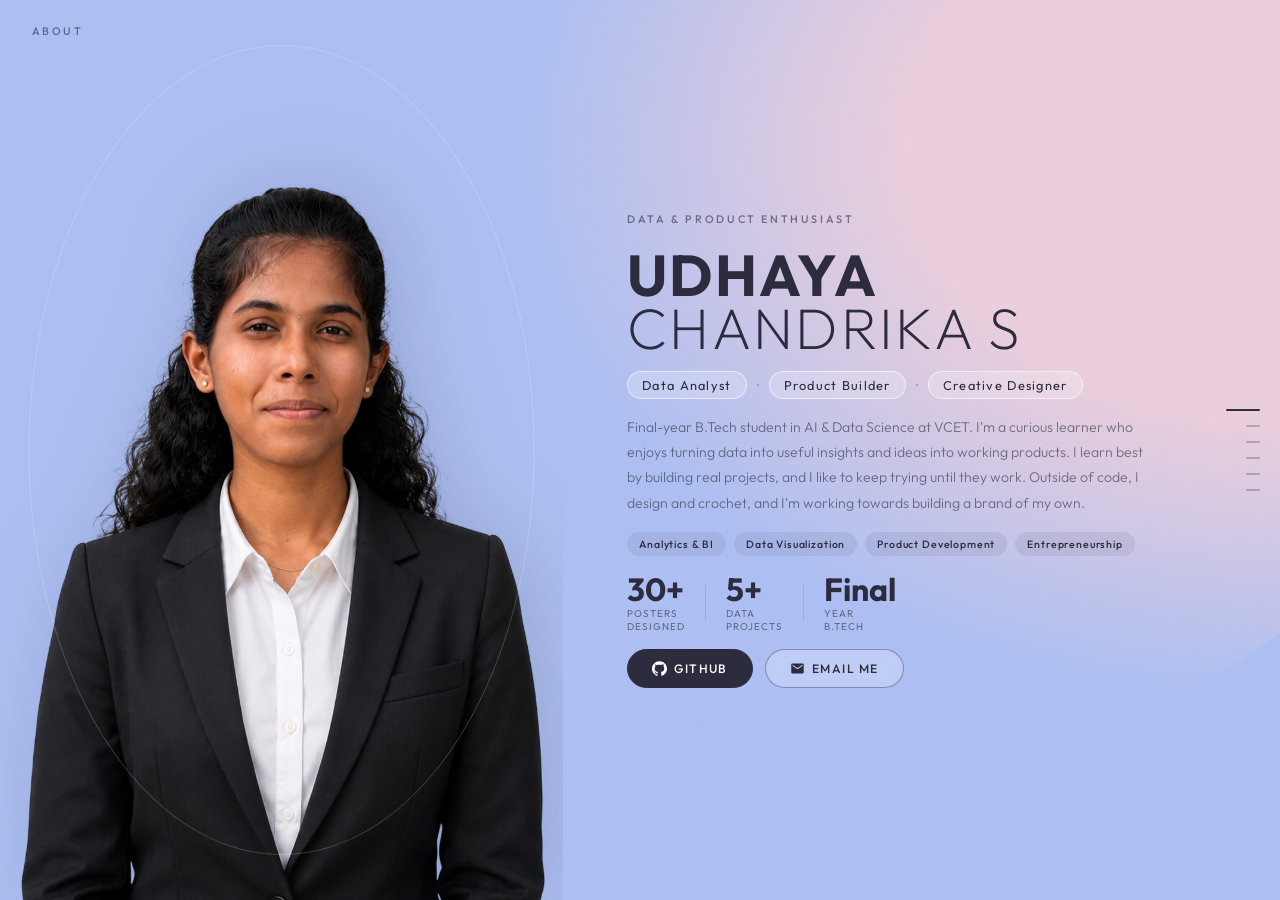
<file: index.html>
<!DOCTYPE html>
<html lang="en">
<head>
  <meta charset="UTF-8"/>
  <meta name="viewport" content="width=device-width, initial-scale=1.0"/>
  <meta name="description" content="Portfolio of Udhayachandrika S — data analytics, product building and creative design."/>
  <title>Udhayachandrika S — Portfolio</title>
  <link href="https://fonts.googleapis.com/css2?family=Outfit:wght@200;300;400;500;600;700&display=swap" rel="stylesheet"/>
  <!-- One stylesheet per section: edit only the file you need -->
  <link rel="stylesheet" href="css/base.css"/>
  <link rel="stylesheet" href="css/home.css"/>
  <link rel="stylesheet" href="css/skills.css"/>
  <link rel="stylesheet" href="css/projects.css"/>
  <link rel="stylesheet" href="css/journey.css"/>
  <link rel="stylesheet" href="css/creative.css"/>
  <link rel="stylesheet" href="css/contact.css"/>
</head>
<body>
  <div id="bg"></div>

  <nav class="dot-nav" aria-label="Sections">
    <a class="dot active" href="index.html" title="About" aria-label="About"></a>
    <a class="dot" href="skills.html" title="Skills" aria-label="Skills"></a>
    <a class="dot" href="projects.html" title="Projects" aria-label="Projects"></a>
    <a class="dot" href="journey.html" title="Journey" aria-label="Journey"></a>
    <a class="dot" href="creative.html" title="Creative" aria-label="Creative Corner"></a>
    <a class="dot" href="contact.html" title="Contact" aria-label="Contact"></a>
  </nav>
  <div class="page-label" id="pageLabel">About</div>

  <div id="wrapper">

    <section class="page active" id="p1" data-name="about">
      <div class="about-wrap">
        <div class="about-img-col">
          <img src="assets/profile2.png" alt="Udhayachandrika S" class="about-img"/>
          <div class="img-ring"></div>
        </div>

        <div class="about-txt-col">
          <span class="eyebrow">Data &amp; Product Enthusiast</span>

          <h1 class="hero-name">Udhaya<br><span class="hero-name-thin">chandrika S</span></h1>

          <div class="role-row">
            <span class="role-pill">Data Analyst</span>
            <span class="role-dot">·</span>
            <span class="role-pill">Product Builder</span>
            <span class="role-dot">·</span>
            <span class="role-pill">Creative Designer</span>
          </div>

          <p class="about-bio">
            Final-year B.Tech student in AI &amp; Data Science at VCET. I'm a curious learner who
            enjoys turning data into useful insights and ideas into working products. I learn best by building
            real projects, and I like to keep trying until they work. Outside of code, I design and crochet,
            and I'm working towards building a brand of my own.
          </p>

          <div class="about-focus">
            <span class="focus-tag">Analytics &amp; BI</span>
            <span class="focus-tag">Data Visualization</span>
            <span class="focus-tag">Product Development</span>
            <span class="focus-tag">Entrepreneurship</span>
          </div>

          <div class="about-stats">
            <div class="stat"><span class="stat-num">30+</span><span class="stat-lbl">Posters<br>Designed</span></div>
            <div class="stat-div"></div>
            <div class="stat"><span class="stat-num">5+</span><span class="stat-lbl">Data<br>Projects</span></div>
            <div class="stat-div"></div>
            <div class="stat"><span class="stat-num">Final</span><span class="stat-lbl">Year<br>B.Tech</span></div>
          </div>

          <div class="about-btns">
            <a href="https://github.com/Udhaya1075/" target="_blank" rel="noopener" class="btn-solid">
              <svg viewBox="0 0 24 24" width="15" height="15" fill="currentColor"><path d="M12 .297c-6.63 0-12 5.373-12 12 0 5.303 3.438 9.8 8.205 11.385.6.113.82-.258.82-.577 0-.285-.01-1.04-.015-2.04-3.338.724-4.042-1.61-4.042-1.61C4.422 18.07 3.633 17.7 3.633 17.7c-1.087-.744.084-.729.084-.729 1.205.084 1.838 1.236 1.838 1.236 1.07 1.835 2.809 1.305 3.495.998.108-.776.417-1.305.76-1.605-2.665-.3-5.466-1.332-5.466-5.93 0-1.31.465-2.38 1.235-3.22-.135-.303-.54-1.523.105-3.176 0 0 1.005-.322 3.3 1.23.96-.267 1.98-.399 3-.405 1.02.006 2.04.138 3 .405 2.28-1.552 3.285-1.23 3.285-1.23.645 1.653.24 2.873.12 3.176.765.84 1.23 1.91 1.23 3.22 0 4.61-2.805 5.625-5.475 5.92.42.36.81 1.096.81 2.22 0 1.606-.015 2.896-.015 3.286 0 .315.21.69.825.57C20.565 22.092 24 17.592 24 12.297c0-6.627-5.373-12-12-12"/></svg>
              GitHub
            </a>
            <a href="https://mail.google.com/mail/?view=cm&amp;fs=1&amp;to=udhayachandrika1075%40gmail.com" class="btn-ghost" target="_blank" rel="noopener">
              <svg viewBox="0 0 24 24" width="15" height="15" fill="currentColor"><path d="M20 4H4c-1.1 0-2 .9-2 2v12c0 1.1.9 2 2 2h16c1.1 0 2-.9 2-2V6c0-1.1-.9-2-2-2zm0 4l-8 5-8-5V6l8 5 8-5v2z"/></svg>
              Email Me
            </a>
          </div>
        </div>
      </div>
    </section>

  </div>


  <script src="js/ui.js"></script>
</body>
</html>
</file>
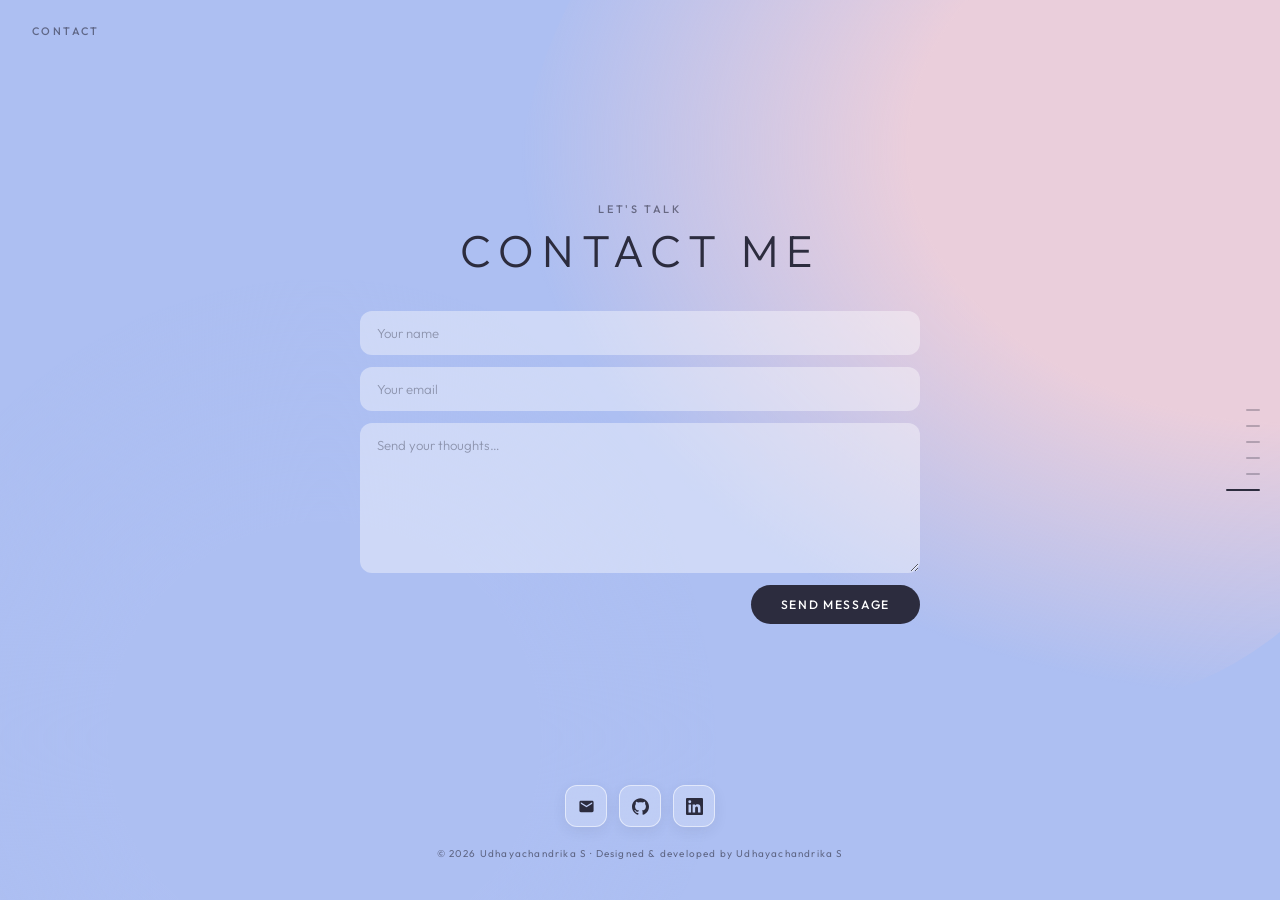
<file: contact.html>
<!DOCTYPE html>
<html lang="en">
<head>
  <meta charset="UTF-8"/>
  <meta name="viewport" content="width=device-width, initial-scale=1.0"/>
  <meta name="description" content="Portfolio of Udhayachandrika S — data analytics, product building and creative design."/>
  <title>Contact — Udhayachandrika S Portfolio</title>
  <link href="https://fonts.googleapis.com/css2?family=Outfit:wght@200;300;400;500;600;700&display=swap" rel="stylesheet"/>
  <!-- One stylesheet per section: edit only the file you need -->
  <link rel="stylesheet" href="css/base.css"/>
  <link rel="stylesheet" href="css/home.css"/>
  <link rel="stylesheet" href="css/skills.css"/>
  <link rel="stylesheet" href="css/projects.css"/>
  <link rel="stylesheet" href="css/journey.css"/>
  <link rel="stylesheet" href="css/creative.css"/>
  <link rel="stylesheet" href="css/contact.css"/>
</head>
<body>
  <div id="bg"></div>

  <nav class="dot-nav" aria-label="Sections">
    <a class="dot" href="index.html" title="About" aria-label="About"></a>
    <a class="dot" href="skills.html" title="Skills" aria-label="Skills"></a>
    <a class="dot" href="projects.html" title="Projects" aria-label="Projects"></a>
    <a class="dot" href="journey.html" title="Journey" aria-label="Journey"></a>
    <a class="dot" href="creative.html" title="Creative" aria-label="Creative Corner"></a>
    <a class="dot active" href="contact.html" title="Contact" aria-label="Contact"></a>
  </nav>
  <div class="page-label" id="pageLabel">Contact</div>

  <div id="wrapper">

    <section class="page active" id="p6" data-name="contact">
      <div class="inner-wrap">
        <div class="contact-body">
          <div class="sec-head"><span class="eyebrow">Let's talk</span><h2 class="sec-title">Contact Me</h2></div>

          <form action="https://api.web3forms.com/submit" method="POST" class="contact-form reveal" id="cf" novalidate>
            <input type="hidden" name="access_key" value="419dc331-4646-4acc-89dd-b65c137ae06f">
            <input  type="text"  id="cf-name"  name="name"  class="cf-input" placeholder="Your name" autocomplete="name" required/>
            <input  type="email" id="cf-email" name="email" class="cf-input" placeholder="Your email" autocomplete="email" required/>
            <textarea            id="cf-msg"   name="message" class="cf-area" placeholder="Send your thoughts…" required></textarea>
            <div class="cf-row">
              <span class="cf-status" id="cfStatus" role="status" aria-live="polite"></span>
              <button type="submit" class="cf-btn" id="cfBtn">Send Message</button>
            </div>
          </form>

          <div class="soc-row reveal" style="--i:3">
            <a href="https://mail.google.com/mail/?view=cm&amp;fs=1&amp;to=udhayachandrika1075%40gmail.com" class="soc" title="Email with Gmail" aria-label="Email with Gmail" target="_blank" rel="noopener"><svg viewBox="0 0 24 24"><path d="M20 4H4c-1.1 0-2 .9-2 2v12c0 1.1.9 2 2 2h16c1.1 0 2-.9 2-2V6c0-1.1-.9-2-2-2zm0 4-8 5-8-5V6l8 5 8-5v2z"/></svg></a>
            <a href="https://github.com/Udhaya1075/" target="_blank" rel="noopener" class="soc" title="GitHub" aria-label="GitHub"><svg viewBox="0 0 24 24"><path d="M12 .297c-6.63 0-12 5.373-12 12 0 5.303 3.438 9.8 8.205 11.385.6.113.82-.258.82-.577 0-.285-.01-1.04-.015-2.04-3.338.724-4.042-1.61-4.042-1.61C4.422 18.07 3.633 17.7 3.633 17.7c-1.087-.744.084-.729.084-.729 1.205.084 1.838 1.236 1.838 1.236 1.07 1.835 2.809 1.305 3.495.998.108-.776.417-1.305.76-1.605-2.665-.3-5.466-1.332-5.466-5.93 0-1.31.465-2.38 1.235-3.22-.135-.303-.54-1.523.105-3.176 0 0 1.005-.322 3.3 1.23.96-.267 1.98-.399 3-.405 1.02.006 2.04.138 3 .405 2.28-1.552 3.285-1.23 3.285-1.23.645 1.653.24 2.873.12 3.176.765.84 1.23 1.91 1.23 3.22 0 4.61-2.805 5.625-5.475 5.92.42.36.81 1.096.81 2.22 0 1.606-.015 2.896-.015 3.286 0 .315.21.69.825.57C20.565 22.092 24 17.592 24 12.297c0-6.627-5.373-12-12-12"/></svg></a>
            <a href="https://www.linkedin.com/in/udhayachandrika-s-56aaa4294" target="_blank" rel="noopener" class="soc" title="LinkedIn" aria-label="LinkedIn"><svg viewBox="0 0 24 24"><path d="M20.447 20.452h-3.554v-5.569c0-1.328-.027-3.037-1.852-3.037-1.853 0-2.136 1.445-2.136 2.939v5.667H9.351V9h3.414v1.561h.046c.477-.9 1.637-1.85 3.37-1.85 3.601 0 4.267 2.37 4.267 5.455v6.286zM5.337 7.433a2.062 2.062 0 01-2.063-2.065 2.064 2.064 0 112.063 2.065zm1.782 13.019H3.555V9h3.564v11.452zM22.225 0H1.771C.792 0 0 .774 0 1.771v20.452C0 23.227.792 24 1.771 24h20.452C23.2 24 24 23.227 24 22.225V1.771C24 .774 23.2 0 22.225 0z"/></svg></a>
          </div>

          <!-- CREDITS: please keep this line -->
          <p class="footer">© 2026 Udhayachandrika S · Designed &amp; developed by Udhayachandrika S </p>
        </div>
      </div>
    </section>

  </div>


  <script src="js/ui.js"></script>
  <script src="js/sections/contact.js"></script>
</body>
</html>
</file>
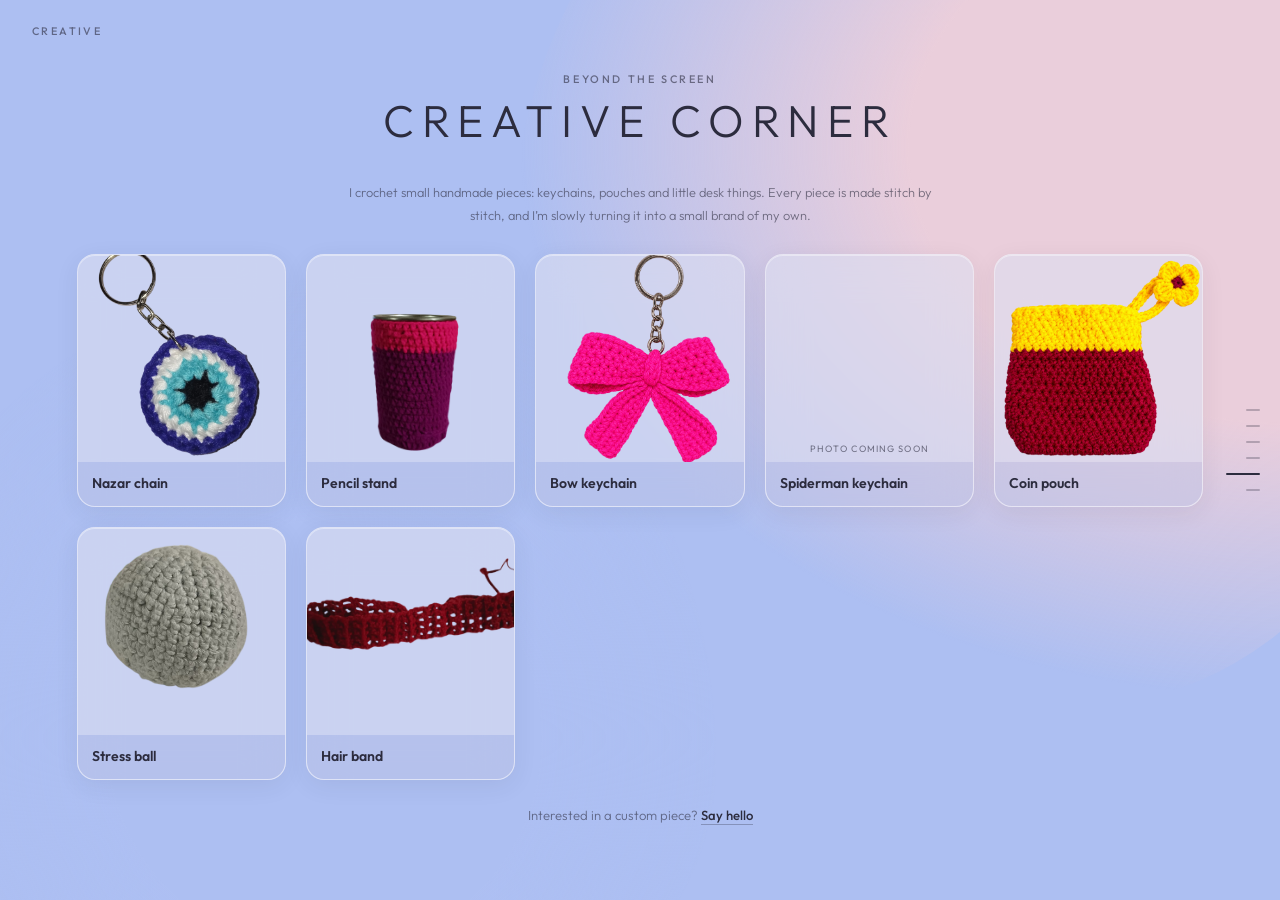
<file: creative.html>
<!DOCTYPE html>
<html lang="en">
<head>
  <meta charset="UTF-8"/>
  <meta name="viewport" content="width=device-width, initial-scale=1.0"/>
  <meta name="description" content="Portfolio of Udhayachandrika S — data analytics, product building and creative design."/>
  <title>Creative — Udhayachandrika S Portfolio</title>
  <link href="https://fonts.googleapis.com/css2?family=Outfit:wght@200;300;400;500;600;700&display=swap" rel="stylesheet"/>
  <!-- One stylesheet per section: edit only the file you need -->
  <link rel="stylesheet" href="css/base.css"/>
  <link rel="stylesheet" href="css/home.css"/>
  <link rel="stylesheet" href="css/skills.css"/>
  <link rel="stylesheet" href="css/projects.css"/>
  <link rel="stylesheet" href="css/journey.css"/>
  <link rel="stylesheet" href="css/creative.css"/>
  <link rel="stylesheet" href="css/contact.css"/>
</head>
<body>
  <div id="bg"></div>

  <nav class="dot-nav" aria-label="Sections">
    <a class="dot" href="index.html" title="About" aria-label="About"></a>
    <a class="dot" href="skills.html" title="Skills" aria-label="Skills"></a>
    <a class="dot" href="projects.html" title="Projects" aria-label="Projects"></a>
    <a class="dot" href="journey.html" title="Journey" aria-label="Journey"></a>
    <a class="dot active" href="creative.html" title="Creative" aria-label="Creative Corner"></a>
    <a class="dot" href="contact.html" title="Contact" aria-label="Contact"></a>
  </nav>
  <div class="page-label" id="pageLabel">Creative</div>

  <div id="wrapper">

    <section class="page active" id="p5" data-name="creative">
      <div class="inner-wrap">
        <div class="sec-head"><span class="eyebrow">Beyond the screen</span><h2 class="sec-title">Creative Corner</h2></div>
        <div class="c-tabs" id="cTabs"></div>
        <p class="c-intro" id="cIntro"></p>
        <div class="c-grid" id="cGrid"></div>
        <p class="c-cta" id="cCta"></p>
      </div>
    </section>

  </div>

  <div class="lightbox" id="lightbox"><img alt=""/><p></p></div>

  <script src="js/ui.js"></script>
  <script src="js/sections/creative.js"></script>
</body>
</html>
</file>
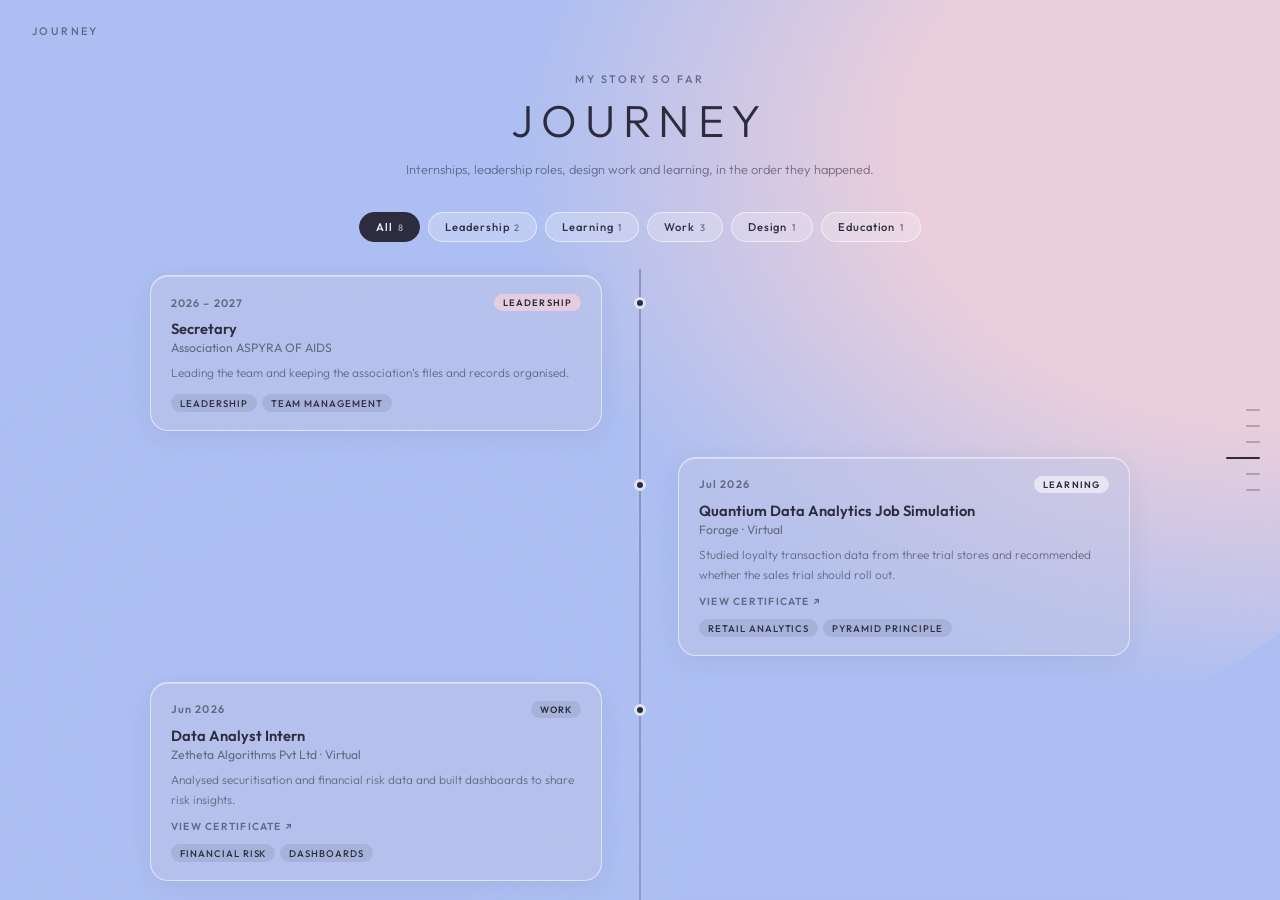
<file: journey.html>
<!DOCTYPE html>
<html lang="en">
<head>
  <meta charset="UTF-8"/>
  <meta name="viewport" content="width=device-width, initial-scale=1.0"/>
  <meta name="description" content="Portfolio of Udhayachandrika S — data analytics, product building and creative design."/>
  <title>Journey — Udhayachandrika S Portfolio</title>
  <link href="https://fonts.googleapis.com/css2?family=Outfit:wght@200;300;400;500;600;700&display=swap" rel="stylesheet"/>
  <!-- One stylesheet per section: edit only the file you need -->
  <link rel="stylesheet" href="css/base.css"/>
  <link rel="stylesheet" href="css/home.css"/>
  <link rel="stylesheet" href="css/skills.css"/>
  <link rel="stylesheet" href="css/projects.css"/>
  <link rel="stylesheet" href="css/journey.css"/>
  <link rel="stylesheet" href="css/creative.css"/>
  <link rel="stylesheet" href="css/contact.css"/>
</head>
<body>
  <div id="bg"></div>

  <nav class="dot-nav" aria-label="Sections">
    <a class="dot" href="index.html" title="About" aria-label="About"></a>
    <a class="dot" href="skills.html" title="Skills" aria-label="Skills"></a>
    <a class="dot" href="projects.html" title="Projects" aria-label="Projects"></a>
    <a class="dot active" href="journey.html" title="Journey" aria-label="Journey"></a>
    <a class="dot" href="creative.html" title="Creative" aria-label="Creative Corner"></a>
    <a class="dot" href="contact.html" title="Contact" aria-label="Contact"></a>
  </nav>
  <div class="page-label" id="pageLabel">Journey</div>

  <div id="wrapper">

    <section class="page active" id="p4" data-name="journey">
      <div class="inner-wrap">
        <div class="sec-head">
          <span class="eyebrow">My story so far</span><h2 class="sec-title">Journey</h2>
          <p class="sec-sub">Internships, leadership roles, design work and learning, in the order they happened.</p>
        </div>
        <div class="j-filters" id="jFilters"></div>
        <div class="timeline" id="timeline"></div>
        <div class="j-bottom" id="jBottom"></div>
      </div>
    </section>

  </div>


  <script src="js/ui.js"></script>
  <script src="js/sections/journey.js"></script>
</body>
</html>
</file>
<file: css/base.css>
/* =====================================================
   BASE — reset, colours, background, navigation, shared
   Edit colours here (:root) to re-theme the whole site.
===================================================== */
*,*::before,*::after{box-sizing:border-box;margin:0;padding:0}
:root{
  --ink:#2c2c3e;
  --ink-60:rgba(44,44,62,.60);
  --ink-30:rgba(44,44,62,.30);
  --ink-12:rgba(44,44,62,.12);
  --glass:rgba(255,255,255,.22);
  --glass-bd:rgba(255,255,255,.55);
  --card:rgba(192,197,228,.46);
  --ease:cubic-bezier(.76,0,.24,1);
  --dur:.9s;
}
html,body{width:100%;height:100%;overflow:hidden;font-family:'Outfit',system-ui,-apple-system,'Segoe UI',sans-serif;color:var(--ink)}
a{color:inherit}
:focus-visible{outline:2px solid var(--ink);outline-offset:3px;border-radius:6px}

/* ---------- Background (periwinkle + blush) ---------- */
#bg{position:fixed;inset:0;z-index:0;background:#ADBFF2;overflow:hidden}
#bg::before{content:'';position:absolute;width:clamp(300px,100vw,75vw);height:clamp(300px,100vw,75vw);top:-20vw;right:-15vw;
  border-radius:48% 52% 40% 60%/52% 44% 56% 48%;
  background:radial-gradient(ellipse at 82% 42%,#EACEDB 0%,#EACEDB 35%,transparent 70%);
  animation:morphA 20s ease-in-out infinite alternate;will-change:transform,border-radius}
#bg::after{content:'';position:absolute;width:clamp(280px,100vw,68vw);height:clamp(280px,100vw,68vw);bottom:-18vw;left:-12vw;
  border-radius:55% 45% 60% 40%/45% 58% 42% 55%;
  background:radial-gradient(ellipse at 55% 55%,#ADBFF2 0%,#ADBFF2 32%,transparent 68%);
  animation:morphB 24s ease-in-out infinite alternate;will-change:transform,border-radius}
@keyframes morphA{
  0%{border-radius:48% 52% 40% 60%/52% 44% 56% 48%;transform:scale(1) rotate(0)}
  50%{border-radius:60% 40% 55% 45%/40% 60% 44% 56%;transform:scale(1.08) rotate(8deg)}
  100%{border-radius:42% 58% 48% 52%/58% 42% 52% 48%;transform:scale(.96) rotate(-5deg)}}
@keyframes morphB{
  0%{border-radius:55% 45% 60% 40%/45% 58% 42% 55%;transform:scale(1) rotate(0)}
  50%{border-radius:40% 60% 45% 55%/60% 40% 55% 45%;transform:scale(1.06) rotate(-10deg)}
  100%{border-radius:58% 42% 52% 48%/42% 55% 48% 52%;transform:scale(1.02) rotate(6deg)}}

/* ---------- Section navigation: small light lines (right edge) ---------- */
.dot-nav{position:fixed;right:20px;top:50%;transform:translateY(-50%);z-index:200;display:flex;flex-direction:column;align-items:flex-end;gap:14px}
.dot{display:block;width:14px;height:2px;border-radius:2px;border:none;cursor:pointer;padding:0;background:rgba(44,44,62,.28);transition:width .45s var(--ease),background .3s;position:relative}
.dot::before{content:'';position:absolute;inset:-9px -6px}
.dot::after{content:attr(title);position:absolute;right:calc(100% + 12px);top:50%;transform:translateY(-50%);background:rgba(44,44,62,.85);color:#fff;
  font-size:.62rem;letter-spacing:.1em;padding:3px 9px;border-radius:4px;white-space:nowrap;opacity:0;pointer-events:none;transition:opacity .2s}
.dot:hover::after,.dot:focus-visible::after{opacity:1}
.dot:hover{width:22px;background:var(--ink-60)}
.dot.active{width:34px;background:var(--ink)}

.page-label{position:fixed;top:24px;left:32px;z-index:200;font-size:.68rem;font-weight:500;letter-spacing:.22em;text-transform:uppercase;color:var(--ink-60)}

/* ---------- Pages ---------- */
#wrapper{position:fixed;inset:0;z-index:1;overflow:hidden}
.page{position:absolute;inset:0;display:flex;align-items:center;justify-content:center;overflow:hidden;
  transform:translateY(100vh);opacity:0;pointer-events:none;
  transition:transform var(--dur) var(--ease),opacity var(--dur) var(--ease)}
.page.past{transform:translateY(-100vh)}
.page.active{transform:none;opacity:1;pointer-events:all}

.inner-wrap{width:100%;height:100%;padding:clamp(56px,8vh,76px) clamp(24px,6vw,96px) clamp(24px,4vh,40px) clamp(24px,6vw,96px);
  overflow-y:auto;overflow-x:hidden;display:flex;flex-direction:column;scrollbar-width:thin;scrollbar-color:var(--ink-12) transparent}
.inner-wrap::-webkit-scrollbar{width:4px}
.inner-wrap::-webkit-scrollbar-thumb{background:var(--ink-12);border-radius:2px}

.eyebrow{display:block;font-size:.68rem;font-weight:500;letter-spacing:.24em;text-transform:uppercase;color:var(--ink-60);margin-bottom:6px}
.sec-head{text-align:center;margin-bottom:clamp(20px,3.5vh,34px)}
.sec-title{font-size:clamp(1.8rem,3.5vw,3rem);font-weight:300;letter-spacing:.18em;text-transform:uppercase;opacity:0;transform:translateY(18px);transition:opacity .7s ease .1s,transform .7s ease .1s}
.page.active .sec-title{opacity:1;transform:none}
.sec-sub{font-size:clamp(.78rem,1vw,.9rem);font-weight:300;color:var(--ink-60);max-width:560px;margin:10px auto 0;line-height:1.7}

/* Shared glass card */
.glass{background:var(--card);backdrop-filter:blur(20px);-webkit-backdrop-filter:blur(20px);border:1px solid var(--glass-bd);
  box-shadow:0 6px 24px rgba(44,44,62,.07),inset 0 1px 0 rgba(255,255,255,.38);transition:box-shadow .25s,transform .25s}
.glass:hover{box-shadow:0 16px 40px rgba(44,44,62,.14),inset 0 1px 0 rgba(255,255,255,.5);transform:translateY(-4px)}

/* Reveal: add class="reveal" and style="--i:N" to stagger */
.page.active .reveal{animation:rise .7s ease backwards;animation-delay:calc(var(--i,0)*70ms + 160ms)}
@keyframes rise{from{opacity:0;transform:translateY(22px)}to{opacity:1;transform:none}}

.chip{font-size:.6rem;font-weight:500;letter-spacing:.1em;text-transform:uppercase;padding:3px 9px;border-radius:20px;background:rgba(44,44,62,.1)}
.footer{text-align:center;font-size:.62rem;letter-spacing:.12em;color:var(--ink-60);padding:20px 0 4px;margin-top:auto}

@media (max-width:768px){.dot-nav{right:10px;gap:12px}.page-label{top:16px;left:20px;font-size:.6rem}}
@media (max-width:600px){.page-label{display:none}.dot{width:10px}.dot.active{width:22px}.dot-nav{right:8px;gap:11px}
  .inner-wrap{padding:28px 18px 24px 18px}.sec-title{font-size:clamp(1.4rem,6vw,2rem)}}
@media (prefers-reduced-motion:reduce){*,*::before,*::after{animation-duration:.01ms!important;animation-iteration-count:1!important;transition-duration:.01ms!important}}
</file>
<file: css/home.css>
/* =====================================================
   HOME (About) — photo left, text right
===================================================== */
#p1{padding:0;align-items:stretch}
.about-wrap{display:grid;grid-template-columns:44% 56%;width:100%;height:100%}

.about-img-col{position:relative;overflow:hidden;background:rgba(173,191,242,.18);opacity:0;transform:translateX(-40px);transition:opacity .9s ease .1s,transform .9s ease .1s}
#p1.active .about-img-col{opacity:1;transform:none}
.about-img{position:absolute;bottom:0;left:50%;transform:translateX(-50%);width:auto;height:96%;max-width:100%;object-fit:cover;object-position:top center;filter:drop-shadow(12px 0 40px rgba(44,44,62,.18))}
.img-ring{position:absolute;top:50%;left:50%;transform:translate(-50%,-50%);width:90%;height:90%;border-radius:50%;border:1px solid rgba(255,255,255,.18);pointer-events:none;animation:ringPulse 4s ease-in-out infinite}
@keyframes ringPulse{0%,100%{transform:translate(-50%,-50%) scale(1);opacity:.4}50%{transform:translate(-50%,-50%) scale(1.05);opacity:.15}}

.about-txt-col{display:flex;flex-direction:column;justify-content:center;padding:clamp(28px,5vw,72px);gap:clamp(10px,1.8vh,18px);overflow-y:auto}

.hero-name{font-size:clamp(2.2rem,4.5vw,5rem);font-weight:700;letter-spacing:.04em;text-transform:uppercase;line-height:.92;opacity:0;transform:translateY(24px);transition:opacity .8s ease .25s,transform .8s ease .25s}
.hero-name-thin{font-weight:200}
#p1.active .hero-name{opacity:1;transform:none}

.role-row{display:flex;align-items:center;gap:10px;flex-wrap:wrap;opacity:0;transform:translateY(16px);transition:opacity .75s ease .38s,transform .75s ease .38s}
#p1.active .role-row{opacity:1;transform:none}
.role-pill{font-size:clamp(.7rem,1vw,.86rem);font-weight:400;letter-spacing:.1em;background:var(--glass);border:1px solid var(--glass-bd);backdrop-filter:blur(8px);padding:5px 14px;border-radius:20px}
.role-dot{color:var(--ink-30)}

.about-bio{font-size:clamp(.78rem,1.1vw,.96rem);font-weight:300;line-height:1.8;color:var(--ink-60);max-width:520px;opacity:0;transform:translateY(14px);transition:opacity .75s ease .5s,transform .75s ease .5s}
#p1.active .about-bio{opacity:1;transform:none}

.about-focus{display:flex;flex-wrap:wrap;gap:8px;max-width:520px;opacity:0;transform:translateY(14px);transition:opacity .75s ease .56s,transform .75s ease .56s}
#p1.active .about-focus{opacity:1;transform:none}
.focus-tag{font-size:.66rem;font-weight:500;letter-spacing:.08em;padding:5px 12px;border-radius:20px;background:rgba(44,44,62,.08);color:var(--ink)}

.about-stats{display:flex;align-items:center;gap:20px;flex-wrap:wrap;opacity:0;transform:translateY(14px);transition:opacity .75s ease .62s,transform .75s ease .62s}
#p1.active .about-stats{opacity:1;transform:none}
.stat{display:flex;flex-direction:column;gap:2px}
.stat-num{font-size:clamp(1.4rem,2.5vw,2.2rem);font-weight:700;line-height:1}
.stat-lbl{font-size:.62rem;font-weight:400;letter-spacing:.1em;text-transform:uppercase;color:var(--ink-60)}
.stat-div{width:1px;height:36px;background:var(--ink-12)}

.about-btns{display:flex;gap:12px;flex-wrap:wrap;opacity:0;transform:translateY(14px);transition:opacity .75s ease .72s,transform .75s ease .72s}
#p1.active .about-btns{opacity:1;transform:none}
.btn-solid,.btn-ghost{display:inline-flex;align-items:center;gap:7px;padding:11px 24px;border-radius:30px;font-family:inherit;font-size:.76rem;font-weight:500;letter-spacing:.12em;text-transform:uppercase;text-decoration:none;cursor:pointer;transition:transform .25s,opacity .25s,background .25s}
.btn-solid{background:var(--ink);color:#fff;border:1.5px solid var(--ink)}
.btn-ghost{background:var(--glass);color:var(--ink);border:1.5px solid rgba(44,44,62,.4);backdrop-filter:blur(8px)}
.btn-solid:hover,.btn-ghost:hover{transform:translateY(-2px);opacity:.85}

@media (max-width:1024px){.about-wrap{grid-template-columns:42% 58%}}
@media (max-width:768px){
  .about-wrap{grid-template-columns:1fr;grid-template-rows:40% 1fr}
  .about-img-col{height:100%}
  .about-img{height:100%}
  .about-txt-col{padding:22px 24px 28px;gap:12px;justify-content:flex-start}
  .hero-name{font-size:clamp(1.8rem,7vw,3rem)}
}
@media (max-width:600px){
  .about-wrap{grid-template-rows:34% 1fr}
  .about-txt-col{padding:18px 18px 26px}
  .hero-name{font-size:clamp(1.5rem,8.5vw,2.4rem)}
  .about-stats{gap:14px}
  .stat-num{font-size:clamp(1.2rem,5vw,1.8rem)}
  .btn-solid,.btn-ghost{font-size:.68rem;padding:9px 18px}
}
</file>
<file: css/skills.css>
/* =====================================================
   SKILLS — ring cards + "building now" panel
===================================================== */
.skill-grid{display:grid;grid-template-columns:repeat(auto-fit,minmax(min(100%,240px),1fr));gap:clamp(14px,2vw,24px)}
.s-card{border-radius:22px;padding:clamp(20px,2.2vw,28px);display:flex;flex-direction:column;align-items:center;text-align:center;gap:12px}

/* progress ring */
.ring{position:relative;width:clamp(96px,9vw,120px);aspect-ratio:1}
.ring svg{width:100%;height:100%;transform:rotate(-90deg)}
.ring-bg{fill:none;stroke:rgba(44,44,62,.12);stroke-width:5}
.ring-fg{fill:none;stroke:var(--ink);stroke-width:5;stroke-linecap:round;stroke-dasharray:0 100;transition:stroke-dasharray 1.4s var(--ease) .5s}
.page.active .ring-fg{stroke-dasharray:var(--w) 100}
.ring-in{position:absolute;inset:0;display:grid;place-items:center;align-content:center;gap:1px}
.ring-ico{font-size:1.5rem;line-height:1}
.ring-pct{font-size:.72rem;font-weight:600;letter-spacing:.06em;color:var(--ink-60)}

.s-title{font-size:clamp(1.05rem,1.4vw,1.25rem);font-weight:600;letter-spacing:.03em}
.s-note{font-size:.76rem;font-weight:300;color:var(--ink-60);line-height:1.5;margin-top:-6px}
.s-chips{display:flex;flex-wrap:wrap;justify-content:center;gap:7px;margin-top:2px}
.s-chip{font-size:.74rem;font-weight:400;padding:5px 13px;border-radius:20px;background:rgba(255,255,255,.4);border:1px solid var(--glass-bd);transition:background .2s,transform .2s}
.s-chip:hover{background:rgba(255,255,255,.7);transform:translateY(-2px)}

/* building now */
.build{margin-top:clamp(16px,2.5vh,26px);border-radius:22px;padding:clamp(18px,2.2vw,26px);display:grid;grid-template-columns:auto 1fr;gap:clamp(16px,3vw,40px);align-items:center}
.build:hover{transform:none}
.build-lbl{font-size:.64rem;font-weight:600;letter-spacing:.18em;text-transform:uppercase;color:var(--ink-60)}
.build-lbl b{display:block;font-size:clamp(1.05rem,1.4vw,1.25rem);font-weight:600;letter-spacing:.03em;text-transform:none;color:var(--ink);margin-top:4px}
.build-items{display:grid;grid-template-columns:repeat(auto-fit,minmax(min(100%,230px),1fr));gap:12px}
.b-item{background:rgba(255,255,255,.34);border:1px solid var(--glass-bd);border-radius:16px;padding:14px 16px;display:flex;gap:12px;align-items:flex-start}
.b-ico{font-size:1.3rem;line-height:1.2}
.b-name{font-size:.9rem;font-weight:600;display:flex;align-items:center;gap:8px;flex-wrap:wrap}
.b-state{font-size:.56rem;font-weight:600;letter-spacing:.12em;text-transform:uppercase;padding:2px 8px;border-radius:10px;background:rgba(44,44,62,.1)}
.b-state.live{background:var(--ink);color:#fff}
.b-desc{font-size:.74rem;font-weight:300;color:var(--ink-60);line-height:1.55;margin-top:3px}
.learn{display:flex;flex-wrap:wrap;align-items:center;gap:8px;margin-top:14px;padding-top:14px;border-top:1px solid var(--ink-12);grid-column:1/-1}
.learn .build-lbl{margin-right:6px}
.learn-item{font-size:.74rem;padding:4px 13px;border-radius:20px;background:rgba(44,44,62,.08)}
@media (max-width:768px){.build{grid-template-columns:1fr}}
</file>
<file: css/projects.css>
/* =====================================================
   PROJECTS — paginated grid + page dots on the right
===================================================== */
.proj-layout{display:flex;flex-direction:column;gap:clamp(14px,2.5vh,26px);flex:1;min-height:0}
.proj-grid{display:grid;grid-template-columns:repeat(3,1fr);gap:clamp(12px,1.8vw,22px);align-content:start;grid-auto-rows:1fr;touch-action:pan-y}
.p-card{border-radius:18px;padding:clamp(16px,2vw,24px);display:flex;flex-direction:column;gap:10px}
.p-card-head{display:flex;align-items:center;gap:10px}
.p-icon{width:44px;height:44px;border-radius:12px;display:grid;place-items:center;font-size:1.25rem;flex-shrink:0;background:rgba(242,200,17,.14);border:1px solid rgba(242,200,17,.3)}
.p-icon.has-img{background:none;border:none}
.p-img{width:100%;height:100%;object-fit:cover;border-radius:12px}
.p-tags{display:flex;gap:5px;flex-wrap:wrap}
.p-title{font-size:clamp(.9rem,1.1vw,1.02rem);font-weight:600;letter-spacing:.02em;line-height:1.3}
.p-meta{font-size:.7rem;font-weight:400;color:var(--ink-60);margin-top:-6px}
.p-desc{font-size:clamp(.72rem,.88vw,.8rem);font-weight:300;line-height:1.7;color:var(--ink-60);flex:1}
.p-link{font-size:.64rem;font-weight:600;letter-spacing:.12em;text-transform:uppercase;text-decoration:none;opacity:.55;margin-top:auto;transition:opacity .2s;align-self:flex-start}
.p-link:hover{opacity:1}

/* bottom pager: ‹ prev · small lines · next › */
.pager{display:flex;align-items:center;justify-content:center;gap:16px;margin-top:auto;padding-top:6px}
.pg-btn{display:inline-flex;align-items:center;gap:8px;height:34px;padding:0 16px;border-radius:30px;border:1px solid var(--glass-bd);background:var(--glass);cursor:pointer;color:var(--ink);font-family:inherit;font-size:.7rem;font-weight:500;letter-spacing:.1em;text-transform:uppercase;transition:opacity .2s,transform .2s,background .2s}
.pg-btn:hover:not(:disabled){transform:translateY(-2px);background:rgba(255,255,255,.5)}
.pg-btn:disabled{opacity:.3;cursor:default}
.pg-dots{display:flex;align-items:center;gap:8px}
.pg-dot{width:14px;height:2px;border-radius:2px;border:none;padding:0;background:rgba(44,44,62,.28);cursor:pointer;transition:width .45s var(--ease),background .3s;position:relative}
.pg-dot::before{content:'';position:absolute;inset:-10px -3px}
.pg-dot.on{width:34px;background:var(--ink)}
.pg-count{font-size:.66rem;letter-spacing:.12em;color:var(--ink-60);min-width:34px;text-align:center}

.p-links{display:flex;gap:16px;flex-wrap:wrap;margin-top:auto}
.p-links .p-link{margin-top:0}

/* slide direction when changing page */
.page.active .proj-grid.dir-next .p-card{animation-name:slideNext}
.page.active .proj-grid.dir-prev .p-card{animation-name:slidePrev}
@keyframes slideNext{from{opacity:0;transform:translateX(60px)}to{opacity:1;transform:none}}
@keyframes slidePrev{from{opacity:0;transform:translateX(-60px)}to{opacity:1;transform:none}}

@media (max-width:1024px){.proj-grid{grid-template-columns:repeat(2,1fr)}}
@media (max-width:600px){
  .proj-grid{grid-template-columns:1fr}
  .pg-btn span{display:none}.pg-btn{padding:0 14px}
  .pg-count{display:none}
}
</file>
<file: css/journey.css>
/* =====================================================
   JOURNEY — filterable timeline (replaces the resume-style page)
===================================================== */
.j-filters{display:flex;justify-content:center;gap:8px;flex-wrap:wrap;margin-bottom:clamp(18px,3vh,30px)}
.j-filter{font-family:inherit;font-size:.7rem;font-weight:500;letter-spacing:.08em;padding:7px 16px;border-radius:20px;border:1px solid var(--glass-bd);background:var(--glass);color:var(--ink);cursor:pointer;transition:background .25s,color .25s}
.j-filter small{opacity:.6;margin-left:5px}
.j-filter:hover{background:rgba(255,255,255,.45)}
.j-filter.on{background:var(--ink);color:#fff;border-color:var(--ink)}

.timeline{position:relative;width:100%;max-width:980px;margin:0 auto;padding:6px 0 10px}
.timeline::before{content:'';position:absolute;left:50%;top:0;bottom:0;width:2px;background:linear-gradient(var(--ink-30),var(--ink-12));transform:translateX(-50%)}
.tl-item{position:relative;width:50%;padding:0 38px 26px 0}
.tl-item:nth-child(even){margin-left:50%;padding:0 0 26px 38px}
.tl-dot{position:absolute;top:22px;right:-6px;width:12px;height:12px;border-radius:50%;background:var(--ink);border:3px solid #dfe3f7}
.tl-item:nth-child(even) .tl-dot{right:auto;left:-6px}
.tl-item.now .tl-dot{box-shadow:0 0 0 0 rgba(44,44,62,.45);animation:pulse 2.2s infinite}
@keyframes pulse{70%{box-shadow:0 0 0 10px rgba(44,44,62,0)}100%{box-shadow:0 0 0 0 rgba(44,44,62,0)}}
.tl-card{border-radius:18px;padding:18px 20px;text-align:left}
.tl-top{display:flex;justify-content:space-between;align-items:center;gap:10px;margin-bottom:8px}
.tl-when{font-size:.68rem;font-weight:600;letter-spacing:.1em;color:var(--ink-60)}
.tl-type{font-size:.58rem;font-weight:600;letter-spacing:.12em;text-transform:uppercase;padding:3px 9px;border-radius:12px;background:rgba(44,44,62,.1)}
.tl-type.leadership{background:rgba(234,206,219,.9)}
.tl-type.learning{background:rgba(255,255,255,.55)}
.tl-type.design{background:rgba(242,200,17,.28)}
.tl-role{font-size:clamp(.92rem,1.15vw,1.05rem);font-weight:600;line-height:1.3}
.tl-where{font-size:.76rem;color:var(--ink-60);margin:2px 0 8px}
.tl-story{font-size:clamp(.74rem,.9vw,.82rem);font-weight:300;line-height:1.7;color:var(--ink-60)}
.tl-tags{display:flex;gap:5px;flex-wrap:wrap;margin-top:10px}

.j-bottom{display:grid;grid-template-columns:repeat(auto-fit,minmax(min(100%,260px),1fr));gap:16px;max-width:980px;width:100%;margin:10px auto 0}
.j-box{border-radius:16px;padding:18px 20px}
.j-box h4{font-size:.64rem;font-weight:600;letter-spacing:.18em;text-transform:uppercase;color:var(--ink-60);margin-bottom:12px}
.j-goals{list-style:none;display:flex;flex-direction:column;gap:9px;font-size:.8rem;font-weight:300;line-height:1.5}
.j-goals li::before{content:'';display:inline-block;width:6px;height:6px;border-radius:50%;background:var(--ink);margin-right:10px;vertical-align:middle}
.j-fact{margin-bottom:10px;font-size:.8rem;font-weight:300;line-height:1.55}

.j-fact:last-child{margin-bottom:0}
.j-fact b{display:block;font-size:.6rem;font-weight:600;letter-spacing:.14em;text-transform:uppercase;color:var(--ink-60);margin-bottom:2px}

.tl-cert{display:inline-block;margin-top:10px;font-size:.64rem;font-weight:600;letter-spacing:.12em;text-transform:uppercase;text-decoration:none;opacity:.6;transition:opacity .2s}
.tl-cert:hover{opacity:1}

@media (max-width:768px){
  .timeline::before{left:7px}
  .tl-item,.tl-item:nth-child(even){width:100%;margin-left:0;padding:0 0 20px 30px}
  .tl-dot,.tl-item:nth-child(even) .tl-dot{left:2px;right:auto}
}
</file>
<file: css/creative.css>
/* =====================================================
   CREATIVE CORNER — hobbies gallery (crochet first)
===================================================== */
.c-tabs{display:flex;justify-content:center;gap:8px;flex-wrap:wrap;margin-bottom:clamp(16px,2.5vh,26px)}
.c-tab{font-family:inherit;font-size:.72rem;font-weight:500;letter-spacing:.08em;padding:7px 18px;border-radius:20px;border:1px solid var(--glass-bd);background:var(--glass);color:var(--ink);cursor:pointer;transition:background .25s,color .25s}
.c-tab.on{background:var(--ink);color:#fff;border-color:var(--ink)}
.c-intro{text-align:center;font-size:clamp(.78rem,1vw,.9rem);font-weight:300;line-height:1.8;color:var(--ink-60);max-width:600px;margin:0 auto clamp(18px,3vh,28px)}
.c-grid{display:grid;grid-template-columns:repeat(auto-fill,minmax(min(100%,190px),1fr));gap:clamp(12px,1.6vw,20px)}
.c-card{border-radius:18px;overflow:hidden;display:flex;flex-direction:column;padding:0;text-align:left;font-family:inherit;color:inherit;cursor:default}
.c-card.has-img{cursor:zoom-in}
.c-media{aspect-ratio:1/1;width:100%;display:grid;place-items:center;background:rgba(255,255,255,.28);position:relative;overflow:hidden}
.c-media img{position:absolute;inset:0;width:100%;height:100%;object-fit:cover}
.c-emoji{font-size:2.4rem}
.c-soon{position:absolute;bottom:8px;left:0;right:0;text-align:center;font-size:.58rem;letter-spacing:.12em;text-transform:uppercase;color:var(--ink-60)}
.c-info{padding:12px 14px 14px}
.c-name{font-size:.88rem;font-weight:600}
.c-note{font-size:.72rem;font-weight:300;color:var(--ink-60);margin-top:2px;line-height:1.5}
.c-cta{text-align:center;margin-top:clamp(18px,3vh,28px);font-size:.82rem;font-weight:300;color:var(--ink-60)}
.c-cta button{font-family:inherit;font-size:inherit;font-weight:500;color:var(--ink);background:none;border:none;border-bottom:1px solid var(--ink-30);cursor:pointer;padding:0 0 1px}

.lightbox{position:fixed;inset:0;z-index:500;background:rgba(44,44,62,.78);display:none;align-items:center;justify-content:center;padding:24px;cursor:zoom-out}
.lightbox.on{display:flex}
.lightbox img{max-width:min(92vw,900px);max-height:80vh;border-radius:14px;box-shadow:0 20px 60px rgba(0,0,0,.4)}
.lightbox p{position:absolute;bottom:22px;left:0;right:0;text-align:center;color:#fff;font-size:.85rem;letter-spacing:.06em}
</file>
<file: css/contact.css>
/* =====================================================
   CONTACT — heading on top, form below, socials last
===================================================== */
.contact-body{margin:0 auto;min-height:100%;width:min(560px,100%);display:flex;flex-direction:column;align-items:center}
.contact-form{width:100%;display:flex;flex-direction:column;gap:12px;margin-bottom:auto}
.cf-input,.cf-area{width:100%;background:rgba(255,255,255,.4);border:1px solid transparent;border-radius:12px;padding:13px 16px;font-family:inherit;font-size:clamp(.82rem,1vw,.92rem);font-weight:300;color:var(--ink);outline:none;transition:background .3s,border-color .3s}
.cf-input::placeholder,.cf-area::placeholder{color:rgba(44,44,62,.4)}
.cf-input:focus,.cf-area:focus{background:rgba(255,255,255,.65);border-color:rgba(44,44,62,.25)}
.cf-input.bad,.cf-area.bad{border-color:#b3394f}
.cf-area{min-height:150px;resize:vertical}
.cf-row{display:flex;align-items:center;justify-content:space-between;gap:14px;flex-wrap:wrap}
.cf-status{font-size:.78rem;font-weight:400;min-height:1.2em;flex:1}
.cf-status.ok{color:#256a43}.cf-status.err{color:#a82f45}
.cf-btn{padding:12px 30px;border-radius:30px;border:none;background:var(--ink);color:#fff;font-family:inherit;font-weight:500;font-size:.76rem;letter-spacing:.14em;text-transform:uppercase;cursor:pointer;transition:opacity .25s,transform .2s}
.cf-btn:hover{opacity:.82;transform:translateY(-2px)}
.cf-btn:disabled{opacity:.5;cursor:wait;transform:none}
.soc-row{display:flex;gap:12px;justify-content:center;margin-top:clamp(22px,3.5vh,34px)}
.soc{width:42px;height:42px;border-radius:12px;display:grid;place-items:center;background:var(--glass);border:1px solid var(--glass-bd);box-shadow:0 4px 14px rgba(44,44,62,.08);transition:transform .25s,background .25s}
.soc:hover{transform:translateY(-3px);background:rgba(255,255,255,.55)}
.soc svg{width:17px;height:17px;fill:var(--ink)}
.contact-body .footer{margin-top:0}
.contact-body .sec-head{margin-top:auto}
</file>
